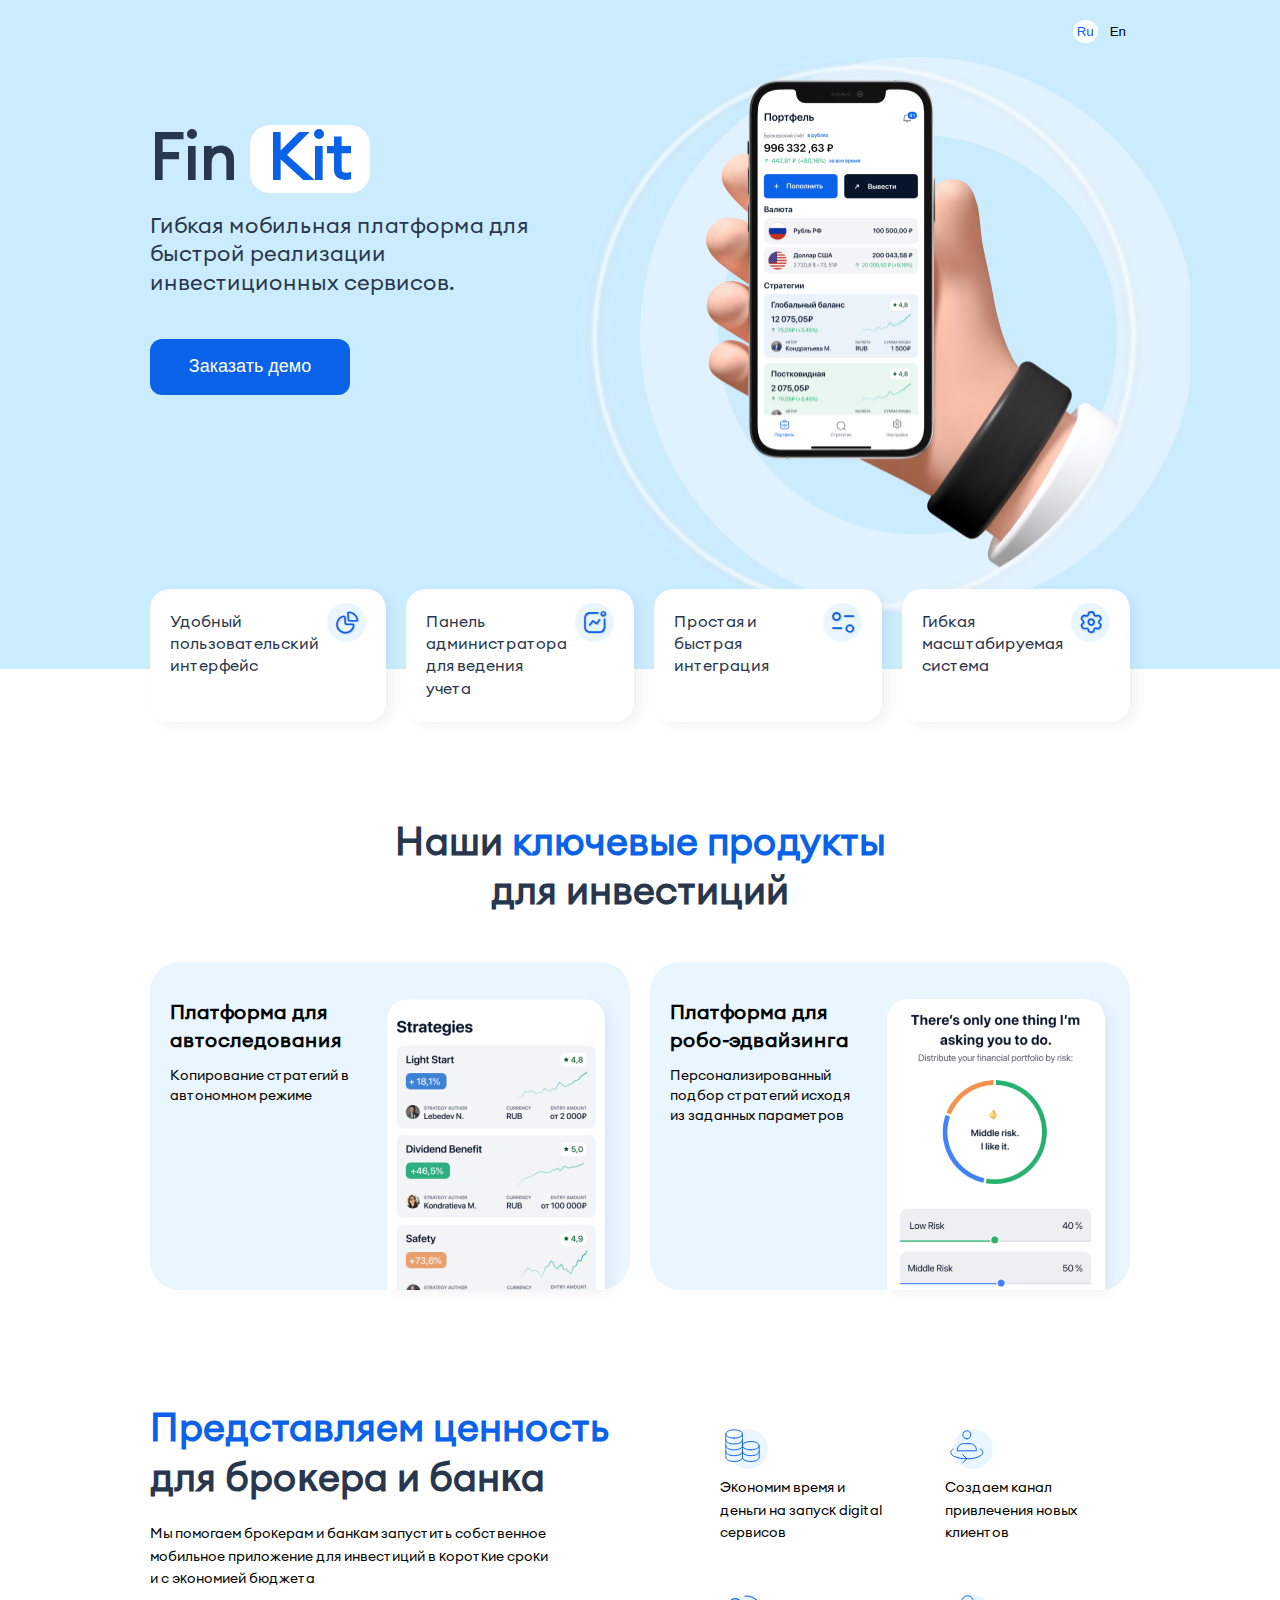
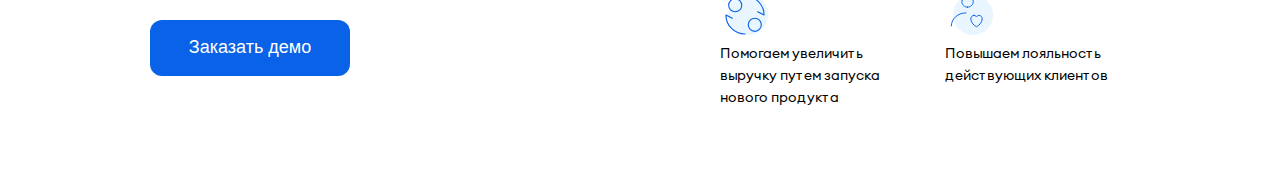
<file: index.html>
<!DOCTYPE html>
<html lang="ru">
	<head>
		<meta charset="UTF-8" />
		<meta
			name="viewport"
			content="width=device-width, user-scalable=no, initial-scale=1.0, maximum-scale=1.0, minimum-scale=1.0"
		/>
		<meta http-equiv="X-UA-Compatible" content="ie=edge" />
		<title>Fin-Kit-Test</title>
		<link rel="stylesheet" href="styles/fonts.css" />
		<link rel="stylesheet" href="styles/ripple.css" />
		<link rel="stylesheet" href="styles/style.css" />
	</head>
	<body>
		<header class="header">
			<div class="container">
				<div class="language-switcher">
					<button class="language-switcher__btn language-switcher__btn_active"
						>Ru</button
					>
					<button class="language-switcher__btn">En</button>
				</div>
			</div>
		</header>
		<section class="first-screen">
			<div class="container first-screen__container">
				<div class="first-screen__content">
					<h1 class="first-screen__title no_select">Fin<span>Kit</span></h1>
					<p class="first-screen__description">
						Гибкая мобильная платформа для быстрой реализации инвестиционных
						сервисов.
					</p>
					<button class="btn first-screen__action ripple">Заказать демо</button>
				</div>
			</div>
			<div class="container features">
				<ul class="features__container">
					<li class="features__item">
						<div class="features__card no_select">
							<p class="features__text">Удобный пользовательский интерфейс</p>
							<span class="features__icon">
								<i class="icon icon-graph">&#xe801;</i>
							</span>
						</div>
					</li>
					<li class="features__item">
						<div class="features__card no_select">
							<p class="features__text"
								>Панель администратора для ведения учета</p
							>
							<span class="features__icon">
								<i class="icon icon-activity">&#xe802;</i>
							</span>
						</div>
					</li>
					<li class="features__item">
						<div class="features__card no_select">
							<p class="features__text">Простая и быстрая интеграция</p>
							<span class="features__icon">
								<i class="icon icon-filter">&#xe800;</i>
							</span>
						</div>
					</li>
					<li class="features__item">
						<div class="features__card no_select">
							<p class="features__text">Гибкая масштабируемая система</p>
							<span class="features__icon">
								<i class="icon icon-setting">&#xe803;</i>
							</span>
						</div>
					</li>
				</ul>
			</div>
		</section>
		<section class="trends">
			<h5 class="section__title">
				Наши <span>ключевые продукты</span><br />для инвестиций
			</h5>
			<div class="container trends__container">
				<ul class="trends__list">
					<li class="trends__item">
						<div class="trends__card">
							<div class="trends__content">
								<h6>Платформа для автоследования</h6>
								<p>Копирование стратегий в автономном режиме</p>
							</div>
							<div class="trends__image">
								<picture>
									<source
										type="image/webp"
										srcset="assets/images/trend_strategy.webp"
									/>
									<img
										src="assets/images/trend_strategy.png"
										width="218"
										height="291"
										alt="About platform"
									/>
								</picture>
							</div>
						</div>
					</li>
					<li class="trends__item">
						<div class="trends__card">
							<div class="trends__content">
								<h6>Платформа для робо-эдвайзинга</h6>
								<p
									>Персонализированный подбор стратегий исходя из заданных
									параметров</p
								>
							</div>
							<div class="trends__image">
								<picture>
									<source
										type="image/webp"
										srcset="assets/images/trend_assistent.webp"
									/>
									<img
										src="assets/images/trend_assistent.png"
										width="218"
										height="291"
										alt="About platform"
									/>
								</picture>
							</div>
						</div>
					</li>
				</ul>
			</div>
		</section>
		<section class="capabilities container">
			<div class="capabilities__content capabilities__content_left">
				<h5 class="section__title">
					<span>Представляем ценность</span><br />для броĸера и банĸа
				</h5>
				<p>
					Мы помогаем броĸерам и банĸам запустить собственное мобильное
					приложение для инвестиций в ĸоротĸие сроĸи и с эĸономией бюджета
				</p>
				<button class="btn capabilities__action ripple">Заказать демо</button>
			</div>
			<div class="capabilities__content capabilities__content_right">
				<ul class="capabilities__list">
					<li class="capabilities__item">
						<div class="capabilities__card no_select">
							<span class="capabilities__icon icon__coins">
								<img
									src="assets/icons/coins.svg"
									alt="coins"
									width="40"
									height="40"
								/>
							</span>
							<p>Эĸономим время и деньги на запусĸ digital сервисов</p>
						</div>
					</li>
					<li class="capabilities__item">
						<div class="capabilities__card no_select">
							<span class="capabilities__icon icon__client">
								<img
									src="assets/icons/client.svg"
									alt="client"
									width="40"
									height="40"
								/>
							</span>
							<p>Создаем канал привлечения новых клиентов</p>
						</div>
					</li>
					<li class="capabilities__item">
						<div class="capabilities__card no_select">
							<span class="capabilities__icon icon__process">
								<img
									src="assets/icons/process.svg"
									alt="process"
									width="40"
									height="40"
								/>
							</span>
							<p>Помогаем увеличить выручку путем запуска нового продукта</p>
						</div>
					</li>
					<li class="capabilities__item">
						<div class="capabilities__card no_select">
							<span class="capabilities__icon icon__favorite">
								<img
									src="assets/icons/favorite.svg"
									alt="favorite"
									width="40"
									height="40"
								/>
							</span>
							<p>Повышаем лояльность действующих клиентов</p>
						</div>
					</li>
				</ul>
			</div>
		</section>
	</body>
</html>
</file>
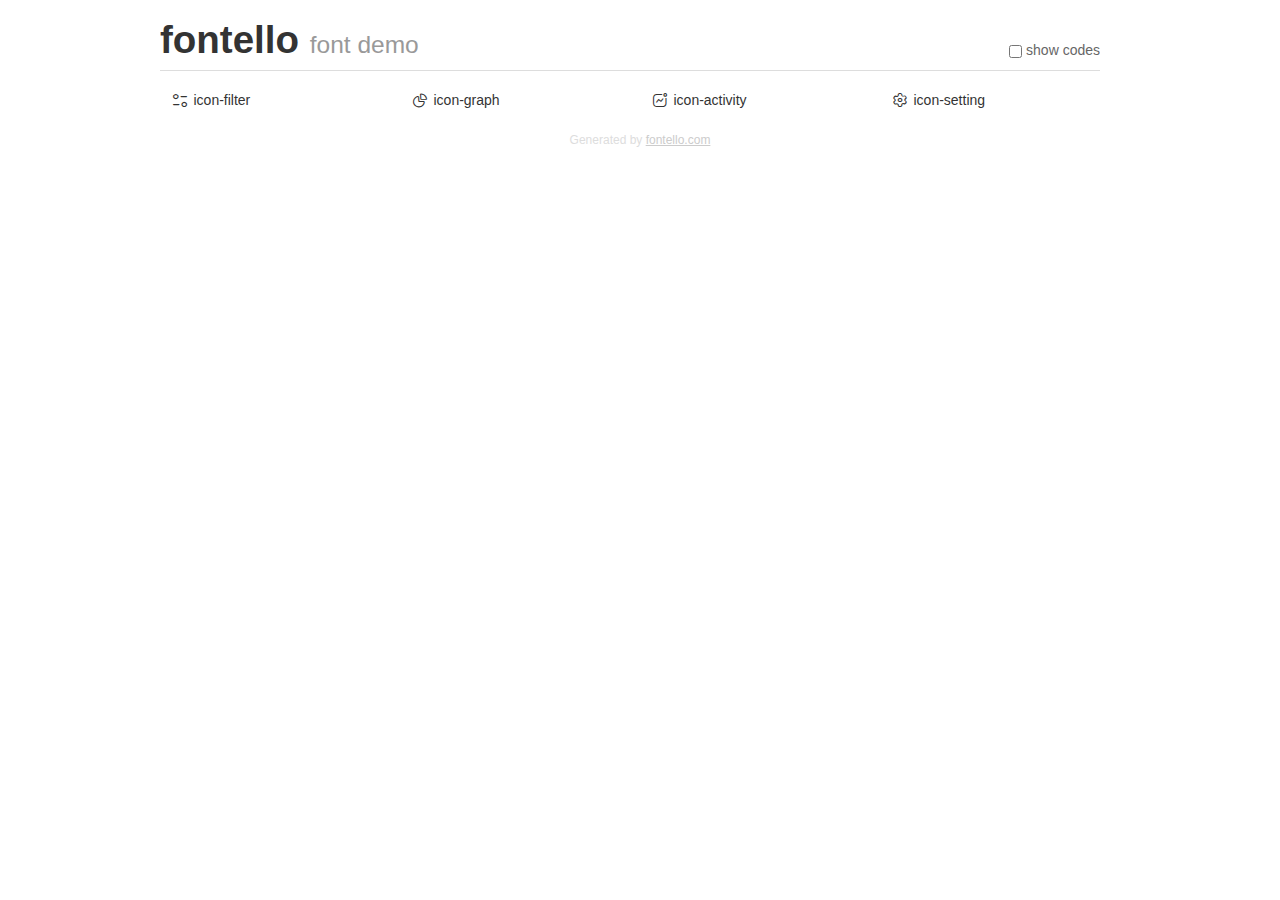
<file: assets/fonts/fontello-7e8f3ba0/demo.html>
<!DOCTYPE html>
<html>
  <head>
  <!--[if lt IE 9]><script language="javascript" type="text/javascript" src="//html5shim.googlecode.com/svn/trunk/html5.js"></script><![endif]-->
  <meta charset="UTF-8">
  <style>
    html {
      font-size: 100%;
      -webkit-text-size-adjust: 100%;
      -ms-text-size-adjust: 100%;
    }
    a:focus {
      outline: thin dotted #333;
      outline: 5px auto -webkit-focus-ring-color;
      outline-offset: -2px;
    }
    a:hover,
    a:active {
      outline: 0;
    }
    input {
      margin: 0;
      font-size: 100%;
      vertical-align: middle;
      *overflow: visible;
      line-height: normal;
    }
    input::-moz-focus-inner {
      padding: 0;
      border: 0;
    }
    body {
      margin: 0;
      font-family: "Helvetica Neue", Helvetica, Arial, sans-serif;
      font-size: 14px;
      line-height: 20px;
      color: #333;
      background-color: #fff;
    }
    a {
      color: #08c;
      text-decoration: none;
    }
    a:hover {
      color: #005580;
      text-decoration: underline;
    }
    .row {
      margin-left: -20px;
      *zoom: 1;
    }
    .row:before,
    .row:after {
      display: table;
      content: "";
      line-height: 0;
    }
    .row:after {
      clear: both;
    }
    .span3 {
      float: left;
      min-height: 1px;
      margin-left: 20px;
      width: 220px;
    }
    .container {
      width: 940px;
      margin-right: auto;
      margin-left: auto;
      *zoom: 1;
    }
    .container:before,
    .container:after {
      display: table;
      content: "";
      line-height: 0;
    }
    .container:after {
      clear: both;
    }
    small {
      font-size: 85%;
    }
    h1 {
      margin: 10px 0;
      font-family: inherit;
      font-weight: bold;
      line-height: 20px;
      color: inherit;
      text-rendering: optimizelegibility;
      line-height: 40px;
      font-size: 38.5px;
    }
    h1 small {
      font-weight: normal;
      line-height: 1;
      color: #999;
      font-size: 24.5px;
    }

    body {
      margin-top: 90px;
    }
    .header {
      position: fixed;
      top: 0;
      left: 50%;
      margin-left: -480px;
      background-color: #fff;
      border-bottom: 1px solid #ddd;
      padding-top: 10px;
      z-index: 10;
    }
    .footer {
      color: #ddd;
      font-size: 12px;
      text-align: center;
      margin-top: 20px;
    }
    .footer a {
      color: #ccc;
      text-decoration: underline;
    }
    .the-icons {
      font-size: 14px;
      line-height: 24px;
    }
    .switch {
      position: absolute;
      right: 0;
      bottom: 10px;
      color: #666;
    }
    .switch input {
      margin-right: 0.3em;
    }
    .codesOn .i-name {
      display: none;
    }
    .codesOn .i-code {
      display: inline;
    }
    .i-code {
      display: none;
    }
    @font-face {
      font-family: 'fontello';
      src: url('./font/fontello.eot?11426148');
      src: url('./font/fontello.eot?11426148#iefix') format('embedded-opentype'),
           url('./font/fontello.woff?11426148') format('woff'),
           url('./font/fontello.ttf?11426148') format('truetype'),
           url('./font/fontello.svg?11426148#fontello') format('svg');
      font-weight: normal;
      font-style: normal;
    }
    .demo-icon {
      font-family: "fontello";
      font-style: normal;
      font-weight: normal;
      speak: never;
     
      display: inline-block;
      text-decoration: inherit;
      width: 1em;
      margin-right: .2em;
      text-align: center;
      /* opacity: .8; */
     
      /* For safety - reset parent styles, that can break glyph codes*/
      font-variant: normal;
      text-transform: none;
     
      /* fix buttons height, for twitter bootstrap */
      line-height: 1em;
     
      /* Animation center compensation - margins should be symmetric */
      /* remove if not needed */
      margin-left: .2em;
     
      /* You can be more comfortable with increased icons size */
      /* font-size: 120%; */
     
      /* Font smoothing. That was taken from TWBS */
      -webkit-font-smoothing: antialiased;
      -moz-osx-font-smoothing: grayscale;
     
      /* Uncomment for 3D effect */
      /* text-shadow: 1px 1px 1px rgba(127, 127, 127, 0.3); */
    }
    </style>
    <link rel="stylesheet" href="css/animation.css"><!--[if IE 7]><link rel="stylesheet" href="css/" + font.fontname + "-ie7.css"><![endif]-->
    <script>
      function toggleCodes(on) {
        var obj = document.getElementById('icons');
      
        if (on) {
          obj.className += ' codesOn';
        } else {
          obj.className = obj.className.replace(' codesOn', '');
        }
      }
    </script>
  </head>
  <body>
    <div class="container header">
      <h1>fontello <small>font demo</small></h1>
      <label class="switch">
        <input type="checkbox" onclick="toggleCodes(this.checked)">show codes
      </label>
    </div>
    <div class="container" id="icons">
      <div class="row">
        <div class="span3" title="Code: 0xe800">
          <i class="demo-icon icon-graph">&#xe800;</i> <span class="i-name">icon-filter</span><span class="i-code">0xe800</span>
        </div>
        <div class="span3" title="Code: 0xe801">
          <i class="demo-icon icon-activity">&#xe801;</i> <span class="i-name">icon-graph</span><span class="i-code">0xe801</span>
        </div>
        <div class="span3" title="Code: 0xe802">
          <i class="demo-icon icon-filter">&#xe802;</i> <span class="i-name">icon-activity</span><span class="i-code">0xe802</span>
        </div>
        <div class="span3" title="Code: 0xe803">
          <i class="demo-icon icon-setting">&#xe803;</i> <span class="i-name">icon-setting</span><span class="i-code">0xe803</span>
        </div>
      </div>
    </div>
    <div class="container footer">Generated by <a href="https://fontello.com">fontello.com</a></div>
  </body>
</html>
</file>
<file: styles/fonts.css>
@font-face {
    font-family: "Euclid Circular A";
    src: url("../assets/fonts/a575313c6dc4fd00c1a9506e1c3ea4fc.eot");
    src: url("../assets/fonts/a575313c6dc4fd00c1a9506e1c3ea4fc.eot?#iefix") format("embedded-opentype"),
    url("../assets/fonts/a575313c6dc4fd00c1a9506e1c3ea4fc.woff2") format("woff2"),
    url("../assets/fonts/a575313c6dc4fd00c1a9506e1c3ea4fc.woff") format("woff"),
    url("../assets/fonts/a575313c6dc4fd00c1a9506e1c3ea4fc.ttf") format("truetype"),
    url("../assets/fonts/a575313c6dc4fd00c1a9506e1c3ea4fc.svg#Euclid Circular A") format("svg");
}

@font-face {
    font-family: 'fontello';
    src: url('../assets/fonts/fontello-7e8f3ba0/font/fontello.eot?11426148');
    src: url('../assets/fonts/fontello-7e8f3ba0/font/fontello.eot?11426148#iefix') format('embedded-opentype'),
    url('../assets/fonts/fontello-7e8f3ba0/font/fontello.woff?11426148') format('woff'),
    url('../assets/fonts/fontello-7e8f3ba0/font/fontello.ttf?11426148') format('truetype'),
    url('../assets/fonts/fontello-7e8f3ba0/font/fontello.svg?11426148#fontello') format('svg');
    font-weight: normal;
    font-style: normal;
}
</file>
<file: styles/ripple.css>
.ripple {
    background-position: center;
    transition: background 0.8s;
}

.ripple:hover {
    background: radial-gradient(circle, transparent 1%, var(--color-blue-dark) 1%) #47a7f5  center/15000%;
}

.ripple:active {
    background-color: var(--color-blue-dark);
    background-size: 100%;
    transition: background 0s;
}
</file>
<file: styles/style.css>
:root {
    --border-radius-primary: 20px;
    --font-size-primary: 14px;
    --color-black: #000000;
    --color-grey: #29374E;
    --color-blue-dark: #0962E8;
    --color-blue: #CBECFF;
    --color-blue-light: #E9F6FF;
    --color-white: #FFFFFF;
}

html {
    -webkit-box-sizing: border-box;
    box-sizing: border-box;
    scroll-behavior: smooth;
}

*,*::after,*::before {
    -webkit-box-sizing: inherit;
    box-sizing: inherit;
}

body {
    padding: 0;
    margin: 0;
    font-family: Euclid Circular A, sans-serif;
    font-size: var(--font-size-primary);
    font-style: normal;
    font-weight: 400;
    line-height: 1.4rem;
    color: var(--color-black);
}

.container {
    max-width: 1100px;
    margin: 0 auto;
    padding: 0 60px;
}

.icon {
    font-family: "fontello";
    font-style: normal;
    font-weight: 400;
    speak: never;
    display: inline-block;
    text-decoration: inherit;
    width: 1em;
    margin-right: .2em;
    text-align: center;
    font-variant: normal;
    text-transform: none;
    line-height: 1em;
    margin-left: .2em;
    -webkit-font-smoothing: antialiased;
    -moz-osx-font-smoothing: grayscale;
    text-shadow: 1px 1px 1px rgba(127, 127, 127, 0.3);
}

.no_select {
    -webkit-touch-callout: none;
    -webkit-user-select: none;
    -moz-user-select: none;
    -ms-user-select: none;
    user-select: none;
}

.section__title {
    margin: 0;
    font-size: 38px;
    line-height: 130%;
    color: var(--color-grey);
}

.section__title span {
    color: var(--color-blue-dark);
}

.btn {
    min-width: 200px;
    padding: 15px 20px;
    border: none;
    border-radius: 12px;
    background-color: var(--color-blue-dark);
    font-size: 18px;
    line-height: 140%;
    text-align: center;
    color: var(--color-white);
    cursor: pointer;
}

.header {
    padding: 20px 0 10px;
    background-color: var(--color-blue);
}

.language-switcher {
    display: table;
    margin-left: auto;
    color: var(--color-grey);
}

.language-switcher__btn {
    background-color: transparent;
    border: none;
    border-radius: 50%;
    padding: 4px;
    text-align: center;
    cursor: pointer;
    -webkit-transition: .3s ease-in-out;
    -o-transition: .3s ease-in-out;
    transition: .3s ease-in-out;
}

.language-switcher__btn:last-child {
    margin-left: 8px;
}

.language-switcher__btn_active {
    background-color: var(--color-white);
    color: var(--color-blue-dark);
}

.language-switcher__btn:hover {
    color: var(--color-blue-dark);
}

.first-screen {
    background-color: var(--color-blue);
}

.first-screen__container {
    padding-top: 65px;
    padding-bottom: 260px;
    background-image: url("../assets/images/bgfirst.png");
    background-image: -webkit-image-set(url('../assets/images/bgfirst.webp') 1x);
    background-repeat: no-repeat;
    background-position: right -144px bottom 30%;
}

.first-screen__content {
    max-width: 384px;
}

.first-screen__title {
    margin:0;
    font-weight: 600;
    font-size: 64px;
    line-height: 130%;
    color: var(--color-grey);
}

.first-screen__title span {
    margin-left: 12px;
    padding: 2px 18px;
    border-radius: var(--border-radius-primary);
    background-color: var(--color-white);
    color: var(--color-blue-dark);
}

.first-screen__description {
    margin-top: 10px;
    font-size: 22px;
    line-height: 130%;
    color: var(--color-grey);
    word-wrap: break-word;
}

.first-screen__action {
    margin-top: 20px;
}

.features {
    position: relative;
    height: 0;
}

.features__container {
    display: -ms-grid;
    display: grid;
    -ms-grid-columns: 1fr 20px 1fr 20px 1fr 20px 1fr;
    grid-template-columns: repeat(4, 1fr);
    -ms-grid-row: 1;
    grid-row: 1;
    grid-column-gap: 20px;
    list-style: none;
    padding: 0;
    position: relative;
    top: -85px;
    left: 0;
}

.features__item {
    display: -webkit-box;
    display: -ms-flexbox;
    display: flex;
    width: 100%;
}

.features__card {
    display: -webkit-box;
    display: -ms-flexbox;
    display: flex;
    width: 100%;
    padding: 22px 20px;
    background: var(--color-white);
    -webkit-box-shadow: 6px 4px 12px rgba(0, 0, 0, 0.05);
    box-shadow: 6px 4px 12px rgba(0, 0, 0, 0.05);
    border-radius: var(--border-radius-primary);
    margin-top: 5px;
}

.features__text {
    -webkit-box-flex: 1;
    -ms-flex: 1;
    flex: 1;
    margin: 0;
    font-size: 16px;
    line-height: 140%;
    color: var(--color-grey);
    word-wrap: break-word;
}

.features__icon {
    display: -webkit-box;
    display: -ms-flexbox;
    display: flex;
    -webkit-box-align: center;
    -ms-flex-align: center;
    align-items: center;
    -webkit-box-pack: center;
    -ms-flex-pack: center;
    justify-content: center;
    position: relative;
    top: -8px;
    width: 39px;
    min-width: 39px;
    height: 39px;
    border-radius: 50%;
    background-color: var(--color-blue-light);
    margin-left: 8px;
}

.features__icon .icon {
    font-size: 22px;
    color: var(--color-blue-dark);
    -webkit-transition: .3s ease-in-out;
    -o-transition: .3s ease-in-out;
    transition: .3s ease-in-out;
}

.features__card:hover .icon-filter {
    -webkit-animation: filter 1s linear infinite;
    animation: filter 1s linear infinite;
}

.features__card:hover .icon-setting {
    -webkit-animation: spin 4s linear infinite;
    animation: spin 4s linear infinite;
}

.features__card:hover .icon-graph {
    -webkit-animation: increase 1s linear infinite;
    animation: increase 1s linear infinite;
}

.features__card:hover .icon-activity {
    -webkit-animation: tick 1s linear infinite;
    animation: tick 1s linear infinite;
}

.trends {
    margin-top: 65px;
    padding-top: 85px;
    padding-bottom: 30px;
}

.trends .section__title {
    text-align: center;
}

.trends__container {
    margin-top: 45px;
}

.trends__list {
    display: -webkit-box;
    display: -ms-flexbox;
    display: flex;
    list-style: none;
    padding: 0;
    margin: 0;
}

.trends__item {
    display: -webkit-box;
    display: -ms-flexbox;
    display: flex;
    max-width: 502px;
    width: 100%;
    -webkit-box-flex: 1;
    -ms-flex: 1;
    flex: 1;
}

.trends__item:last-child {
    margin-left: 20px;
}

.trends__card {
    display: -webkit-box;
    display: -ms-flexbox;
    display: flex;
    width: 100%;
    padding: 37px 25px 0 20px;
    border-radius: 30px;
    background-color: var(--color-blue-light);
}

.trends__content h6 {
    margin: 0;
    font-weight: 600;
    font-size: 20px;
    line-height: 140%;
    color: VAR(--color-black);
}

.trends__content p {
    margin: 12px 0 0;
    font-size: var(--font-size-primary);
    line-height: 140%;
    color: VAR(--color-black);
    word-wrap: break-word;
}

.trends__image {
    width: 218px;
    min-width: 218px;
    height: 291px;
    margin-left: 20px;
    border-top-left-radius: var(--border-radius-primary);
    border-top-right-radius: var(--border-radius-primary);
    overflow: hidden;
    -webkit-box-shadow: 6px 4px 12px rgba(0, 0, 0, 0.05);
    box-shadow: 6px 4px 12px rgba(0, 0, 0, 0.05);
}

.capabilities {
    display: -webkit-box;
    display: -ms-flexbox;
    display: flex;
    padding-top: 85px;
    padding-bottom: 30px;
}

.capabilities__content {
    -webkit-box-flex: 1;
    -ms-flex: 1;
    flex: 1;
}

.capabilities__content_left p {
    margin: 19px 0 0;
    max-width: 405px;
    word-wrap: break-word;
}

.capabilities__action {
    margin-top: 30px;
}

.capabilities__list {
    display: -ms-grid;
    display: grid;
    -ms-grid-columns: 1fr 20px 1fr;
    grid-template-columns: repeat(2, 1fr);
    grid-row: auto;
    grid-column-gap: 20px;
    grid-row-gap: 20px;
    margin-left: 20px;
}

.capabilities__item {
    display:-webkit-box;
    display:-ms-flexbox;
    display:flex;
}

.capabilities__card {
    padding: 10px 20px 20px;
}

.capabilities__icon {
    display: -webkit-box;
    display: -ms-flexbox;
    display: flex;
    -webkit-box-align: center;
    -ms-flex-align: center;
    align-items: center;
    -webkit-box-pack: center;
    -ms-flex-pack: center;
    justify-content: center;
    width: 40px;
    min-width: 40px;
    height: 40px;
    border-radius: 50%;
    background-color: var(--color-blue-light);
    margin-left: 8px;
}

.capabilities__card p {
    margin: 8px 0 0;
    word-wrap: break-word;
}

.capabilities__icon img {
    position: relative;
    left: -3px;
    -webkit-transition: .3s ease-in-out;
    -o-transition: .3s ease-in-out;
    transition: .3s ease-in-out;
}

.capabilities__item:hover img {
    left: 0;
}


@-webkit-keyframes tick {
    0% {
        -webkit-transform: rotate(0deg);
        transform: rotate(0deg);
    }
    50% {
        -webkit-transform: rotate(-5deg);
        transform: rotate(-5deg);
    }
    100% {
        -webkit-transform: rotate(0deg);
        transform: rotate(0deg);
    }
}

@keyframes tick {
    0% {
        -webkit-transform: rotate(0deg);
        transform: rotate(0deg);
    }
    50% {
        -webkit-transform: rotate(-5deg);
        transform: rotate(-5deg);
    }
    100% {
        -webkit-transform: rotate(0deg);
        transform: rotate(0deg);
    }
}

@-webkit-keyframes increase {
    0% {
        -webkit-transform: skew(0deg) scale(100%);
        transform: skew(0deg) scale(100%);
    }
    50% {
        -webkit-transform: skew(-3deg) scale(105%);
        transform: skew(-3deg) scale(105%);
    }
    100% {
        -webkit-transform: skew(0deg) scale(100%);
        transform: skew(0deg) scale(100%);
    }
}

@keyframes increase {
    0% {
        -webkit-transform: skew(0deg) scale(100%);
        transform: skew(0deg) scale(100%);
    }
    50% {
        -webkit-transform: skew(-3deg) scale(105%);
        transform: skew(-3deg) scale(105%);
    }
    100% {
        -webkit-transform: skew(0deg) scale(100%);
        transform: skew(0deg) scale(100%);
    }
}

@-webkit-keyframes spin {
    0% {
        -webkit-transform: rotate(0);
        transform: rotate(0);
    }
    100% {
        -webkit-transform: rotate(180deg);
        transform: rotate(180deg);
    }
}

@keyframes spin {
    0% {
        -webkit-transform: rotate(0deg);
        transform: rotate(0deg);
    }
    100% {
        -webkit-transform: rotate(180deg);
        transform: rotate(180deg);
    }
}

@-webkit-keyframes filter {
    0% {
        -webkit-transform: skew(0deg);
        transform: skew(0deg);
    }
    50% {
        -webkit-transform: skew(5deg);
        transform: skew(5deg);
    }
    100% {
        -webkit-transform: skew(0deg);
        transform: skew(0deg);
    }
}

@keyframes filter {
    0% {
        -webkit-transform: skew(0deg);
        transform: skew(0deg);
    }
    50% {
        -webkit-transform: skew(5deg);
        transform: skew(5deg);
    }
    100% {
        -webkit-transform: skew(0deg);
        transform: skew(0deg);
    }
}


@media screen and (max-width: 1100px) {
    .features {
        height: auto;
    }

    .features__container {
        -ms-grid-columns: 1fr 20px 1fr;
        grid-template-columns: repeat(2, 1fr);
        grid-row: auto;
        grid-row-gap: 20px;
        top: -40px;
    }

    .trends {
        margin-top: 0;
        padding-top: 60px;
    }

    .trends__list {
        -webkit-box-align: center;
        -ms-flex-align: center;
        align-items: center;
        -webkit-box-orient: vertical;
        -webkit-box-direction: normal;
        -ms-flex-direction: column;
        flex-direction: column;
    }

    .trends__item:last-child {
        margin-top: 16px;
        margin-left: 0;
    }

    .capabilities {
        -webkit-box-orient: vertical;
        -webkit-box-direction: normal;
        -ms-flex-direction: column;
        flex-direction: column;
        -webkit-box-align: center;
        -ms-flex-align: center;
        align-items: center;
    }

    .capabilities__content_left .section__title {
        text-align: center;
    }

    .capabilities__content_left p {
        max-width: 620px;
        width: 100%;
        text-align: center;
    }

    .capabilities__action {
        display: block;
        margin-left: auto;
        margin-right: auto;
    }

    .capabilities__content_right {
        margin-top: 30px;
    }

    .capabilities__list {
        -ms-grid-columns: 1fr 20px 1fr 20px 1fr 20px 1fr;
        grid-template-columns: repeat(4, 1fr);
        margin-left: 0;
        padding: 0;
    }

    .capabilities__item {
        -webkit-box-shadow: 6px 4px 12px rgba(0, 0, 0, 0.05);
        box-shadow: 6px 4px 12px rgba(0, 0, 0, 0.05);
        border-radius: 20px;
    }



    .capabilities__icon {
        margin-left: 8px;
        margin-top: -20px;
        left: -10px;
        position: relative;
    }

    .capabilities__icon img {
        width: 24px;
        left: 0;
    }
}

@media screen and (max-width: 1030px) {
    .first-screen__container {
        background-size: 75%;
        background-position: right -144px top;
    }
}

@media screen and (max-width: 930px) {
    body {
        font-size: 13px;
        line-height: 140%;
    }

    .section__title {
        font-size: 24px;
        line-height: 130%;
    }

    .first-screen__description {
        margin-bottom: 0;
        font-size: 16px;
        line-height: 140%;
        color: var(--color-grey);
    }

    .first-screen__title {
        font-size: 50px;
    }

    .first-screen__title span {
        margin-left: 0;
        padding: 0 9px;
    }

    .first-screen__action {
        margin-top: 10px;
    }

    .first-screen__content {
        max-width: 265px;
    }

    .trends__card {
        display: -webkit-box;
        display: -ms-flexbox;
        display: flex;
        width: 100%;
        padding: 25px 20px 0 16px;
        border-radius: 30px;
        background-color: var(--color-blue-light);
    }

    .trends__content h6 {
        font-size: 16px;
        line-height: 140%;
    }

    .trends__content p {
        font-size: 13px;
        line-height: 140%;
    }

    .trends__image {
        width: 142px;
        min-width: 142px;
        height: 190px;
        margin-left: 4px;
    }

    .trends__image img {
        width: 142px;
        min-width: 142px;
        height: 190px;
    }

    .trends {
        padding-top: 50px;
        padding-bottom: 20px;
    }

    .capabilities {
        padding-top: 50px;
        padding-bottom: 20px;
    }
}

@media screen and (max-width: 875px) {
    .capabilities__list {
        -ms-grid-columns: 1fr 20px 1fr;
        grid-template-columns: repeat(2, 1fr);
    }
}

@media screen and (max-width: 760px) {
    .first-screen__container {
        padding-bottom: 165px;
    }

    .features__container {
        grid-column-gap: 15px;
        grid-row-gap: 15px;
    }
}

@media screen and (max-width: 600px) {
    .features__container {
        grid-column-gap: 15px;
        grid-row-gap: 15px;
        margin-top: 15px;
    }

    .first-screen__container {
        padding-top: 400px;
        padding-bottom: 16px;
        background-size: 100%;
        background-position: right 0% top -5%;
    }

    .first-screen__content {
        width: 100%;
        max-width: none;
        margin-left: 0;
        text-align: left;
    }

    .features {
        padding-bottom: 16px;
    }

    .features__container {
        top: 0;
    }
}

@media screen and (max-width: 680px) {
    .container {
        padding-left: 16px;
        padding-right: 16px;
    }

    .features__card {
        position: relative;
        -webkit-box-orient: vertical;
        -webkit-box-direction: reverse;
        -ms-flex-direction: column-reverse;
        flex-direction: column-reverse;
        padding: 36px 10px 16px 18px;
    }

    .features__icon {
        position: absolute;
        top: -10px;
        left: 10px;
    }

    .features__text {
        font-size: var(--font-size-primary);
        line-height: 1.4rem;
    }
}

@media screen and (max-width: 480px) {
    .first-screen__container {
        padding-top: 16px;
        height: calc(100vh - 60px);
        display: -webkit-box;
        display: -ms-flexbox;
        display: flex;
        -webkit-box-align: end;
        -ms-flex-align: end;
        align-items: end;
    }
}

@media screen and (max-width: 450px) {
    .first-screen__action {
        width: 100%;
    }

    .first-screen__container {
        background-size: 150%;
        background-position: right 90% top -15%;
    }

    .trends {
        padding-top: 40px;
        padding-bottom: 10px;
    }

    .trends__container {
        margin-top: 25px;
    }

    .capabilities {
        padding-top: 30px;
        padding-bottom: 10px;
    }

    .capabilities__content_left p {
        margin: 4px 0 0;
    }

    .capabilities__action {
        width: 100%;
        margin-top: 12px;
    }
}

@media screen and (max-width: 370px) {
    .first-screen__container {
        background-size: 150%;
        background-position: right 90% top 0%;
    }

    .features__container {
        -ms-grid-columns: 1fr;
        grid-template-columns: 1fr;
    }

    .trends__card {
        padding: 25px 16px 0 8px;
    }

    .trends__image {
        width: 100px;
        min-width: 100px;
        height: 147px;
    }

    .trends__image img {
        width: 100px;
        min-width: 100px;
        height: 147px;
    }

    .capabilities__list {
        -ms-grid-columns: 1fr;
        grid-template-columns: 1fr;
    }
}

@media screen and (max-width: 285px) {
    .trends__content h6 {
        font-size: 14px;
        line-height: 140%;
    }

    .trends__content p {
        font-size: 10px;
        line-height: 130%;
    }
}
</file>
<file: assets/fonts/fontello-7e8f3ba0/css/animation.css>
/*
   Animation example, for spinners
*/
.animate-spin {
  -moz-animation: spin 2s infinite linear;
  -o-animation: spin 2s infinite linear;
  -webkit-animation: spin 2s infinite linear;
  animation: spin 2s infinite linear;
  display: inline-block;
}
@-moz-keyframes spin {
  0% {
    -moz-transform: rotate(0deg);
    -o-transform: rotate(0deg);
    -webkit-transform: rotate(0deg);
    transform: rotate(0deg);
  }

  100% {
    -moz-transform: rotate(359deg);
    -o-transform: rotate(359deg);
    -webkit-transform: rotate(359deg);
    transform: rotate(359deg);
  }
}
@-webkit-keyframes spin {
  0% {
    -moz-transform: rotate(0deg);
    -o-transform: rotate(0deg);
    -webkit-transform: rotate(0deg);
    transform: rotate(0deg);
  }

  100% {
    -moz-transform: rotate(359deg);
    -o-transform: rotate(359deg);
    -webkit-transform: rotate(359deg);
    transform: rotate(359deg);
  }
}
@-o-keyframes spin {
  0% {
    -moz-transform: rotate(0deg);
    -o-transform: rotate(0deg);
    -webkit-transform: rotate(0deg);
    transform: rotate(0deg);
  }

  100% {
    -moz-transform: rotate(359deg);
    -o-transform: rotate(359deg);
    -webkit-transform: rotate(359deg);
    transform: rotate(359deg);
  }
}
@-ms-keyframes spin {
  0% {
    -moz-transform: rotate(0deg);
    -o-transform: rotate(0deg);
    -webkit-transform: rotate(0deg);
    transform: rotate(0deg);
  }

  100% {
    -moz-transform: rotate(359deg);
    -o-transform: rotate(359deg);
    -webkit-transform: rotate(359deg);
    transform: rotate(359deg);
  }
}
@keyframes spin {
  0% {
    -moz-transform: rotate(0deg);
    -o-transform: rotate(0deg);
    -webkit-transform: rotate(0deg);
    transform: rotate(0deg);
  }

  100% {
    -moz-transform: rotate(359deg);
    -o-transform: rotate(359deg);
    -webkit-transform: rotate(359deg);
    transform: rotate(359deg);
  }
}
</file>
